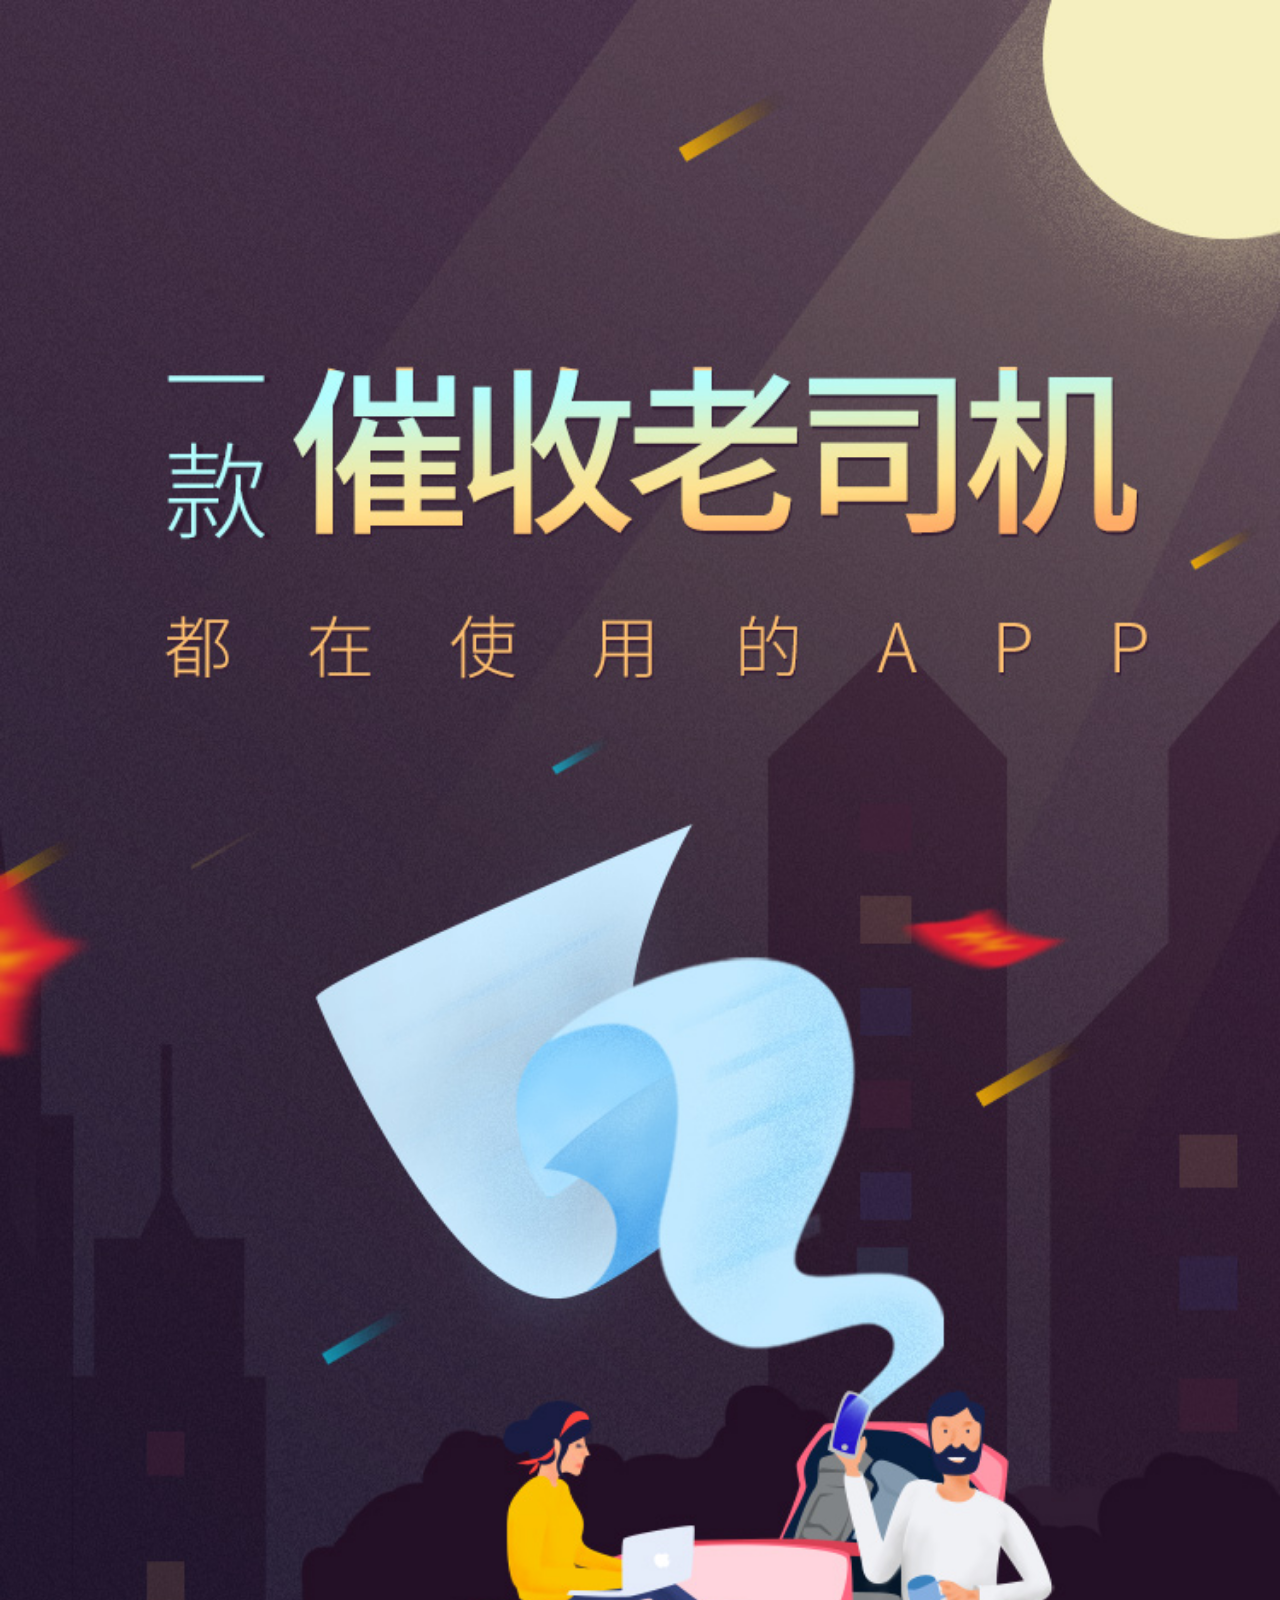
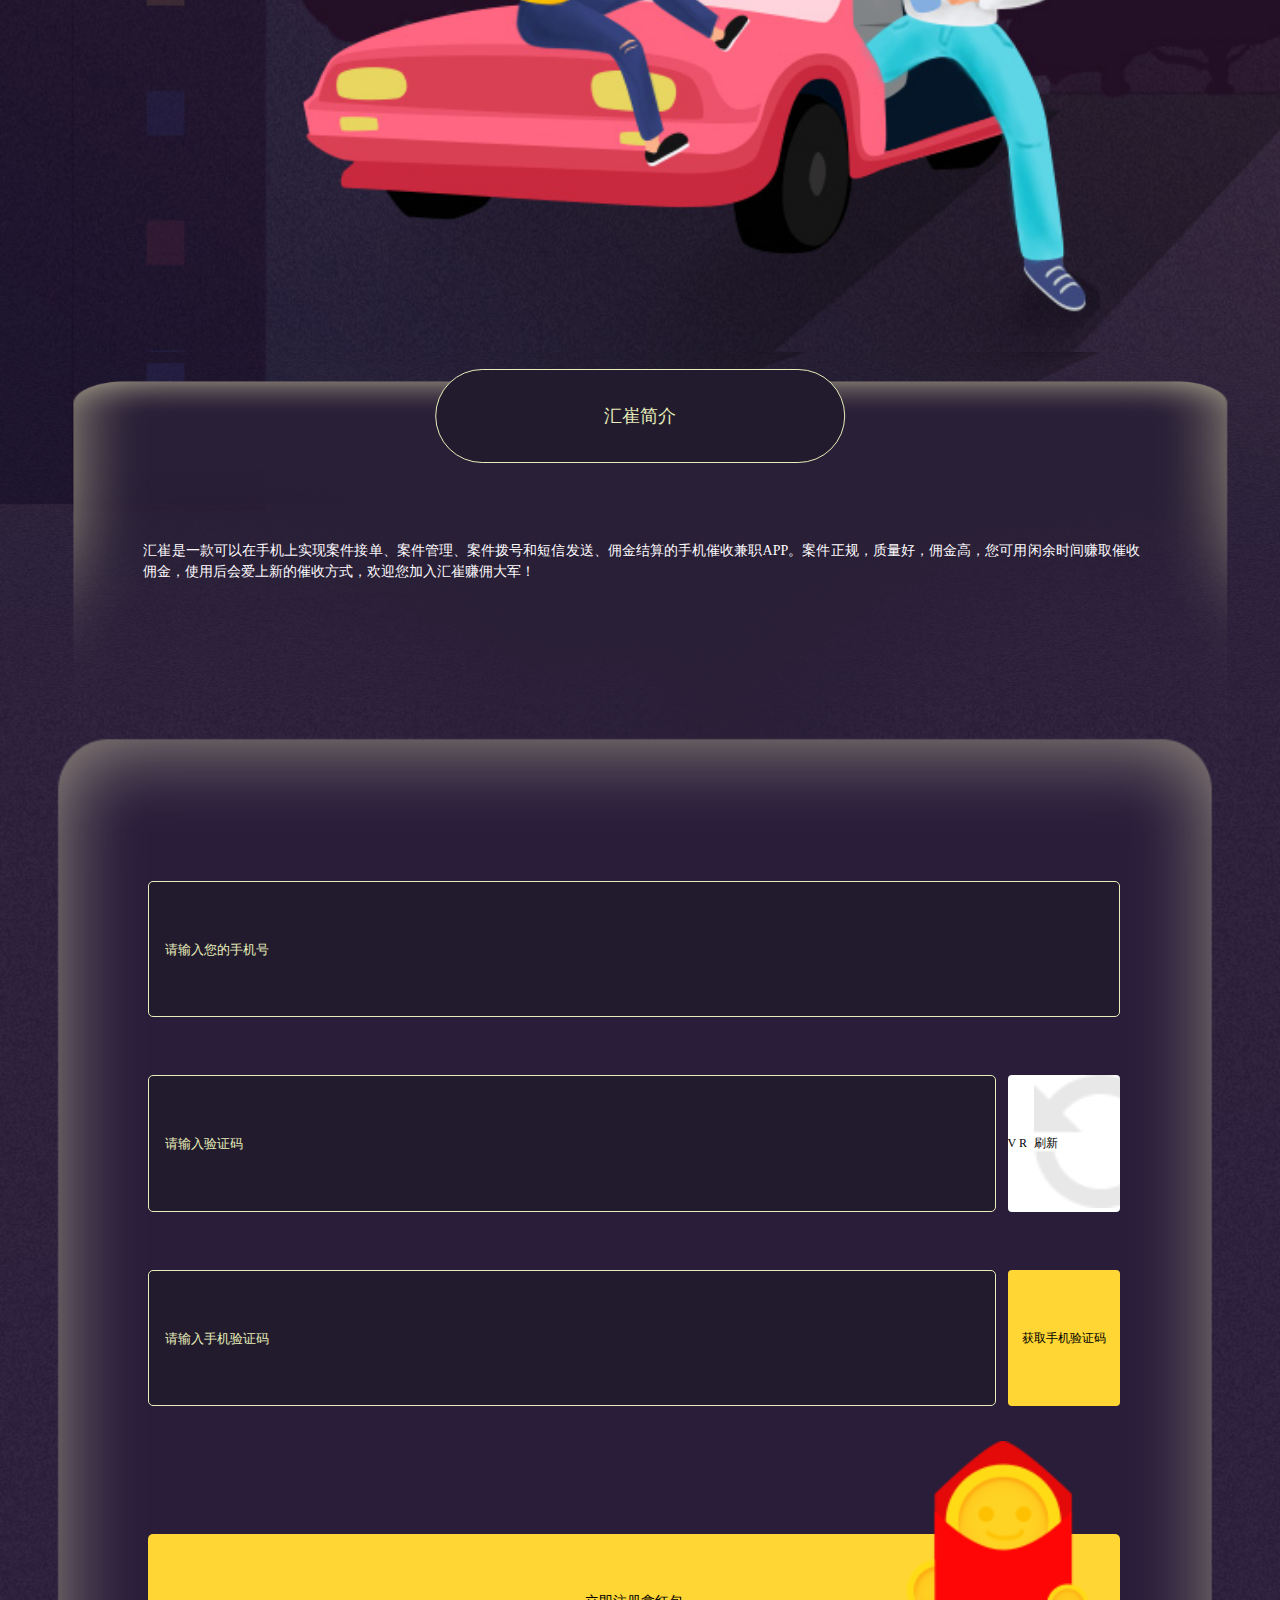
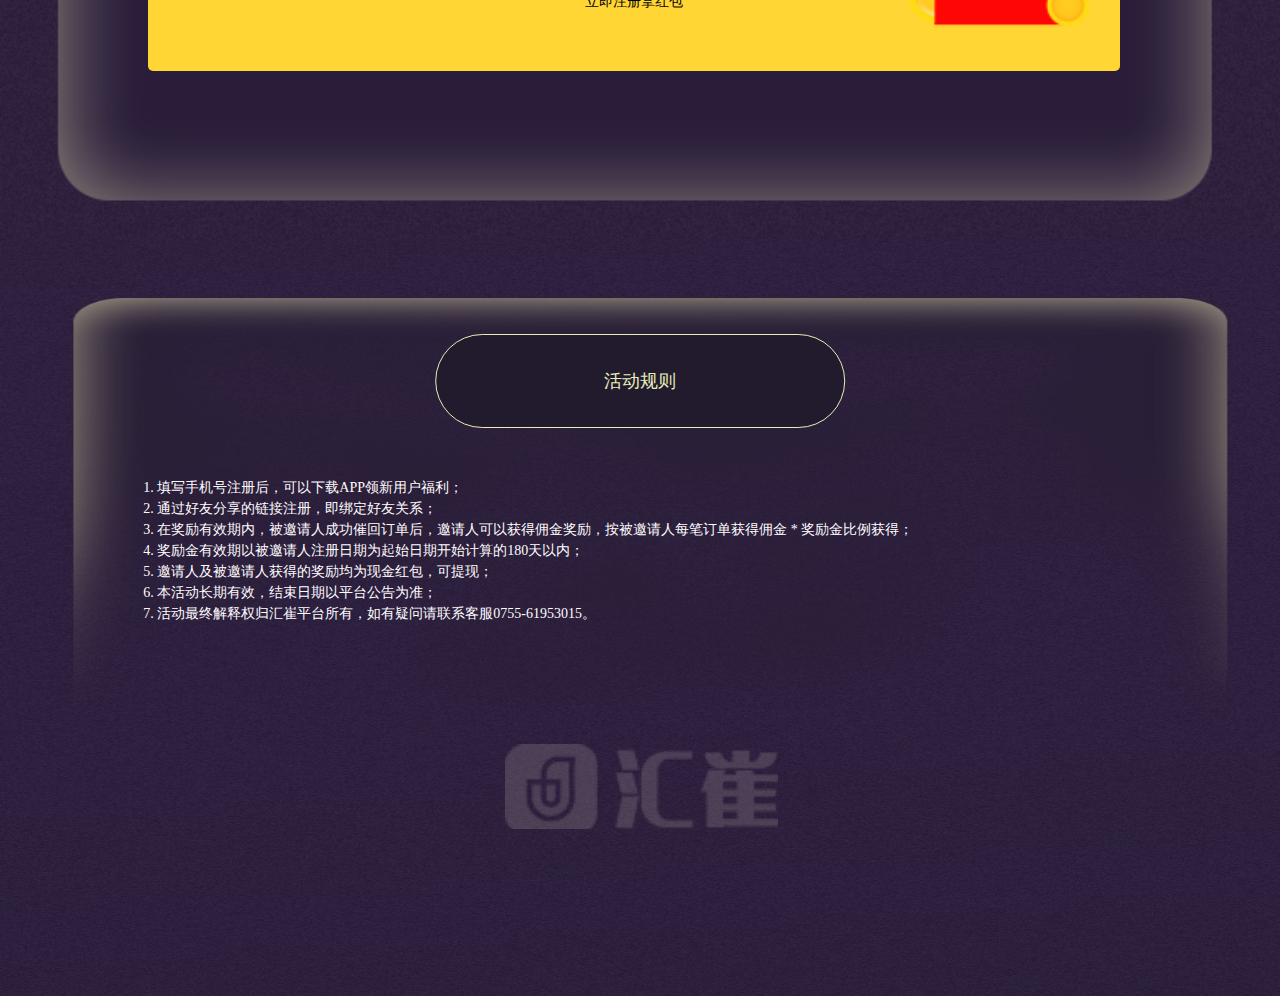
<file: debtCollection/index.html>
<!DOCTYPE html>
<html lang="en">

<head>
  <meta charset="UTF-8">
  <meta name="viewport" content="width=device-width, initial-scale=1.0,user-scalable=no,maximum-scale=1.0 ,minimum-scale=1.0">
  <meta http-equiv="X-UA-Compatible" content="ie=edge">
  <title>催收老司机</title>
  <link rel="stylesheet" href="index.css">
</head>

<body>
  <div class="layout">
    <div class="first"> </div>
    <div class="intro introductions">
      <h3 class="intro-title">汇崔简介</h3>
      <p class="intro-detail">
        汇崔是一款可以在手机上实现案件接单、案件管理、案件拨号和短信发送、佣金结算的手机催收兼职APP。案件正规，质量好，佣金高，您可用闲余时间赚取催收佣金，使用后会爱上新的催收方式，欢迎您加入汇崔赚佣大军！
      </p>
    </div>
    <div class="registor">
      <div class="phone">
        <input type="text" placeholder="请输入您的手机号">
      </div>
      <div class="validate">
        <input type="text" placeholder="请输入验证码">
        <span>
          V R V T
          <i class="refresh">刷新</i>
        </span>
      </div>
      <div class="message">
        <input type="text" placeholder="请输入手机验证码">
        <span>获取手机验证码</span>
      </div>
      <div class="sign-up">
        <p>立即注册拿红包</p>
        <i class="redpacket"></i>
      </div>
    </div>
    <div class="rules introductions">
      <h3 class="intro-title">活动规则</h3>
      <ol class="intro-detail">
        <li> 填写手机号注册后，可以下载APP领新用户福利；</li>
        <li>通过好友分享的链接注册，即绑定好友关系；</li>
        <li>在奖励有效期内，被邀请人成功催回订单后，邀请人可以获得佣金奖励，按被邀请人每笔订单获得佣金 * 奖励金比例获得；</li>
        <li>奖励金有效期以被邀请人注册日期为起始日期开始计算的180天以内；</li>
        <li>邀请人及被邀请人获得的奖励均为现金红包，可提现；</li>
        <li>本活动长期有效，结束日期以平台公告为准；</li>
        <li>活动最终解释权归汇崔平台所有，如有疑问请联系客服0755-61953015。</li>
      </ol>
      <div class="logo"></div>
    </div>
    
  </div>

  <script>
    let pageWidth = window.innerWidth;
    let html = document.getElementsByTagName('html')[0];
    html.style.fontSize = pageWidth / 7.5 + 'px';
  </script>
</body>

</html>
</file>
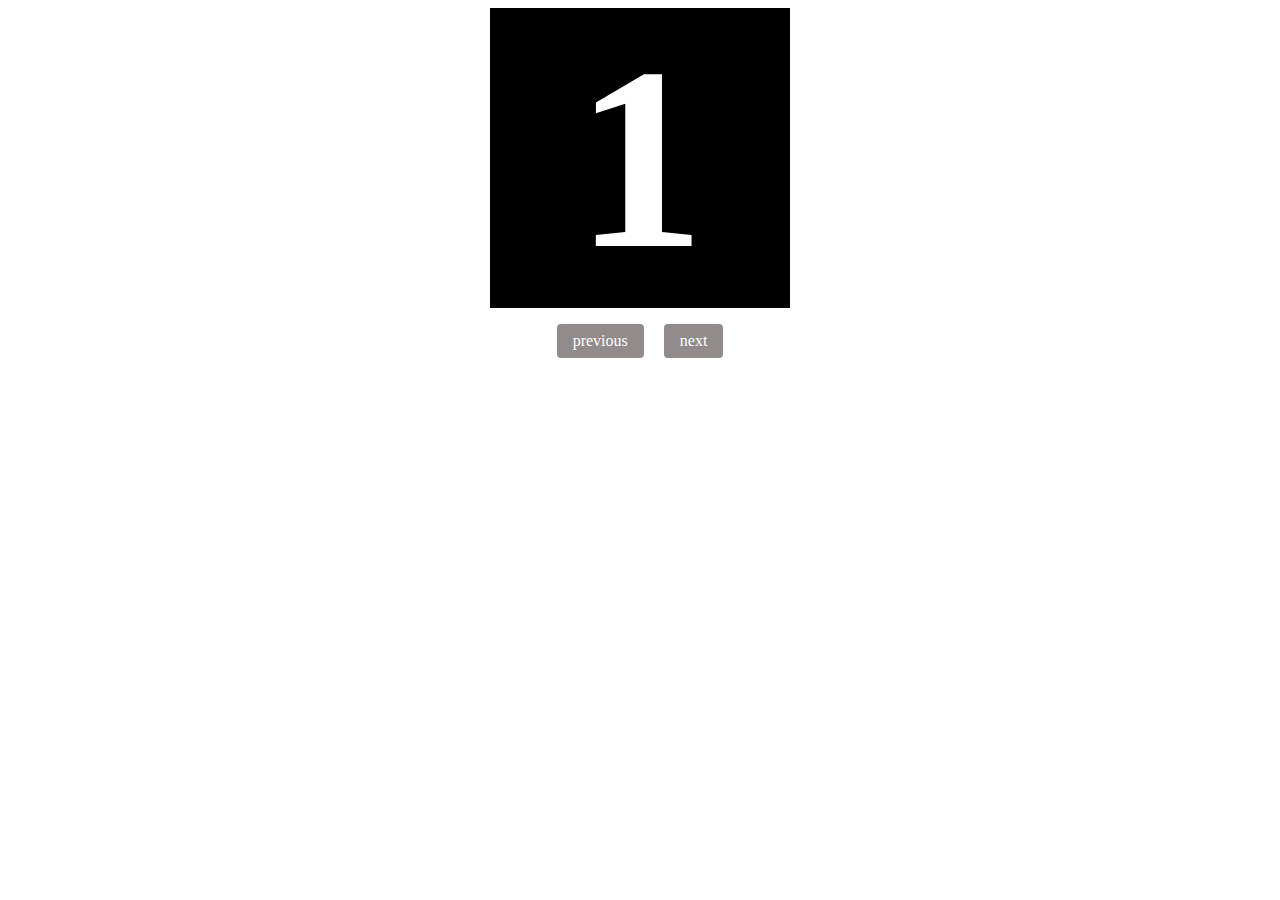
<file: flip/index.html>
<!DOCTYPE html>
<html lang="en">
<head>
    <meta charset="UTF-8">
    <title> CSS3 实现翻牌效果</title>
    <link rel="stylesheet" href="index.css">
</head>
<body>
<div class="wrapper">
    <div class="pagegroup">
        <div class="page" id="page1">1</div>
        <div class="page" id="page2">2</div>
        <div class="page" id="page3">3</div>
        <div class="page" id="page4">4</div>
        <div class="page" id="page5">5</div>
        <div class="page" id="page6">6</div>
    </div>

    <div class="actions">
        <a href="#" class="btn previous">previous</a>
        <a href="#" class="btn next">next</a>
    </div>
</div>
<script src="index.js"></script>
</body>
</html>
</file>
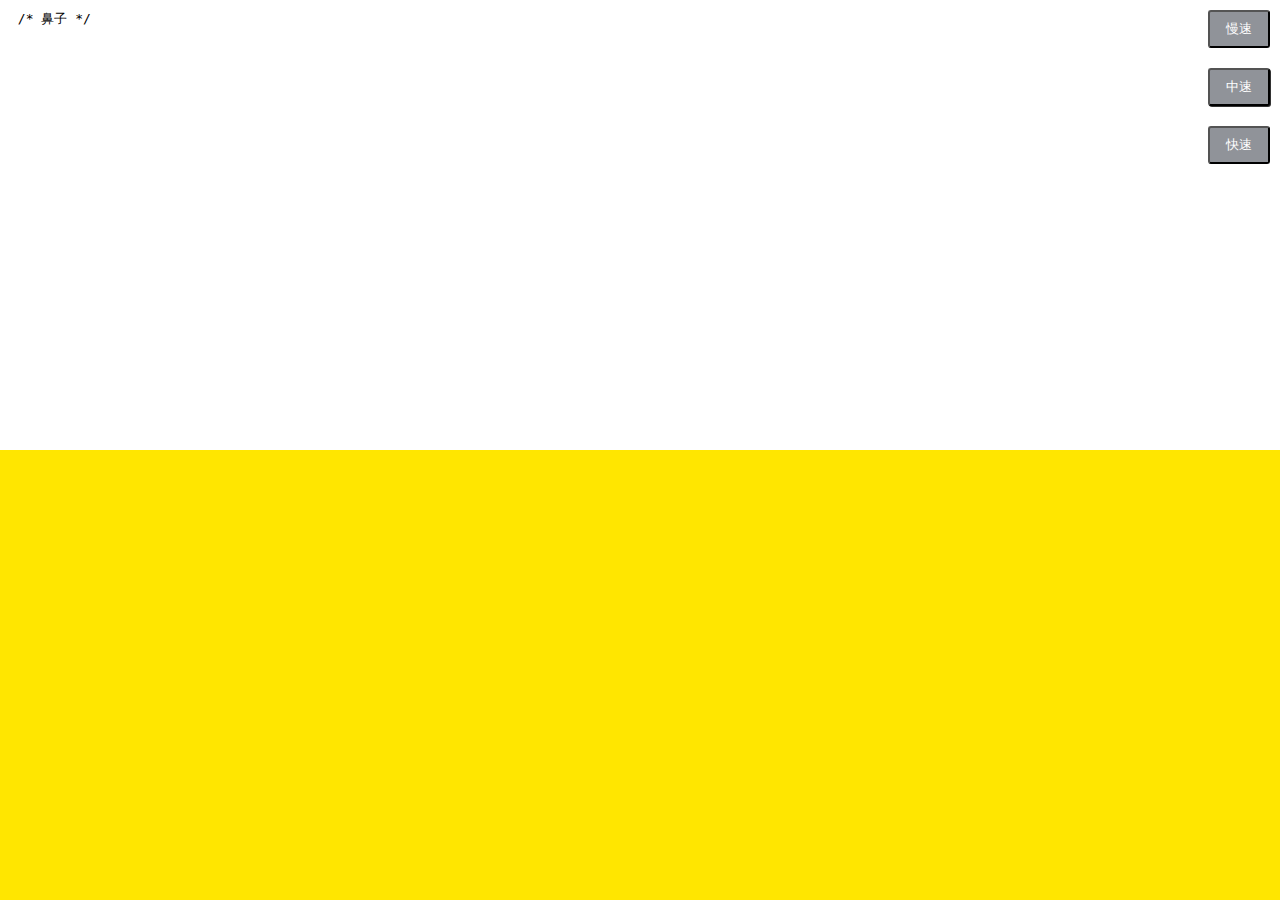
<file: pikachu/index.html>
<!DOCTYPE html>
<html lang="en">
<head>
    <meta charset="UTF-8">
    <title>pikachu</title>
    <meta name="viewport"
          content="width=device-width, user-scalable=no, initial-scale=1.0, maximum-scale=1.0, minimum-scale=1.0">
    <!--<link rel="stylesheet" href="index.css">-->
    <link rel="stylesheet" href="css/default.css">
    <style id="styleTag"></style>
</head>
<body>
<div class="layout">
    <div id="code-wrapper">
    <pre id="code"></pre>
    </div>

    <div class="pikachu-wrapper">
        <div class="pikachu">
            <!--为了将舌头多余部分隐藏，所以将这个放在最上面-->
            <div class="lowerlip-wrapper">
                <div class="lowerlip"></div>
            </div>
            <div class="eye left"></div>
            <div class="eye right"></div>
            <div class="nose"></div>
            <div class="face left"></div>
            <div class="face right"></div>
            <div class="upperlip left"></div>
            <div class="upperlip right"></div>

        </div>
    </div>
    <div class="actions">
        <button data-speed="slow" class="slow"> 慢速</button>
        <button data-speed="normal" class="normal active">中速</button>
        <button  data-speed="fast" class="fast">快速</button>
    </div>
</div>
<script src="./vendor/jQuery%203.3.1.min.js"></script>
<script src="index.js"></script>
</body>
</html>
</file>
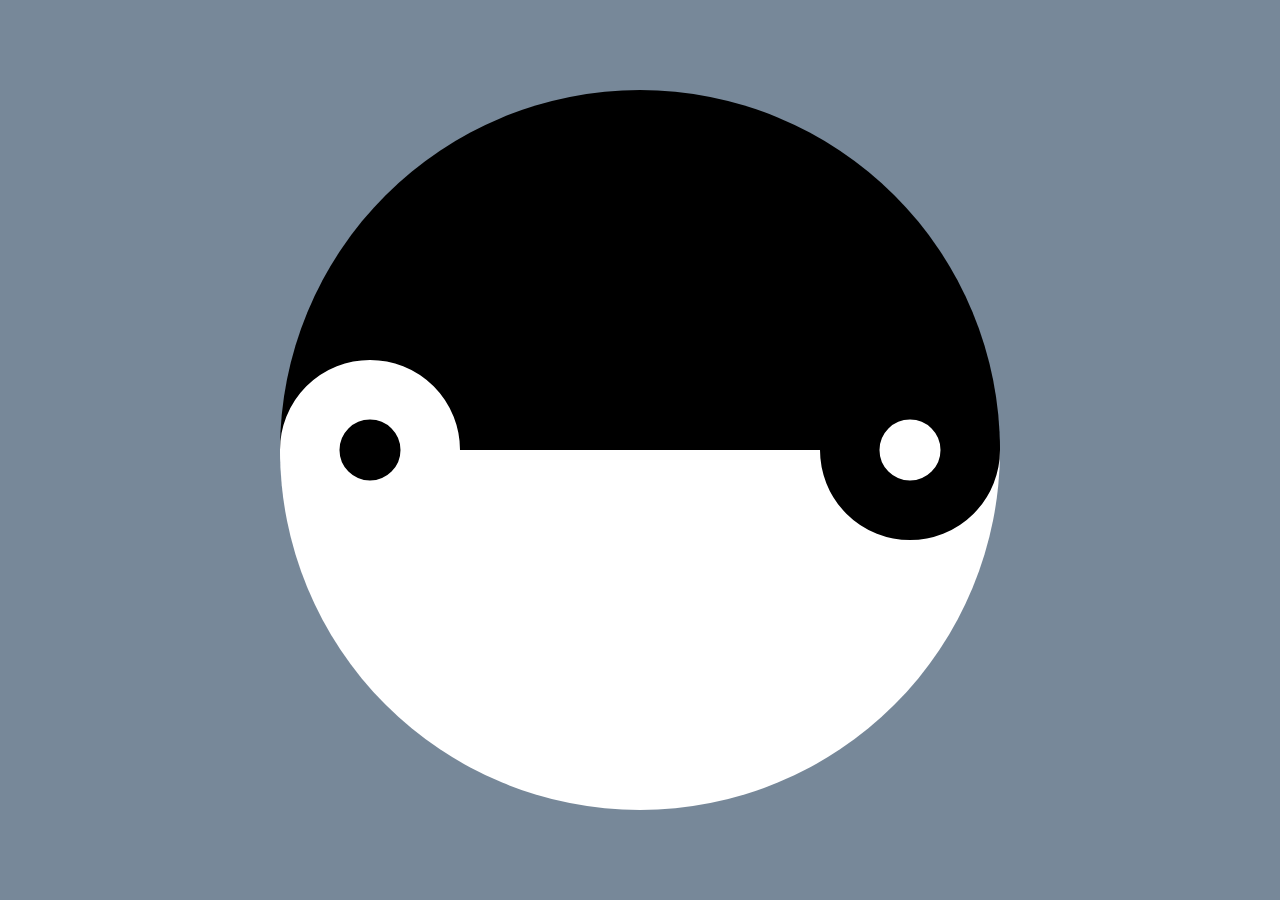
<file: yinyang/index.html>
<!DOCTYPE html>
<html lang="en">
<head>
  <meta charset="UTF-8">
  <meta name="viewport" content="width=device-width, initial-scale=1.0, user-scalable=no ,maximum-scale=1.0 ,minimum-scale=1.0">
  <meta http-equiv="X-UA-Compatible" content="ie=edge">
  <title>CSS 画一个阴阳八卦</title>
  <link rel="icon" href="./favicon.png" type="image/png">
  <!-- How to Add a Favicon to your Site : https://www.w3.org/2005/10/howto-favicon -->
 <link rel="stylesheet" href="index.css">
</head>
<body>
  <div class="yinyang"></div>

</body>
</html>
</file>
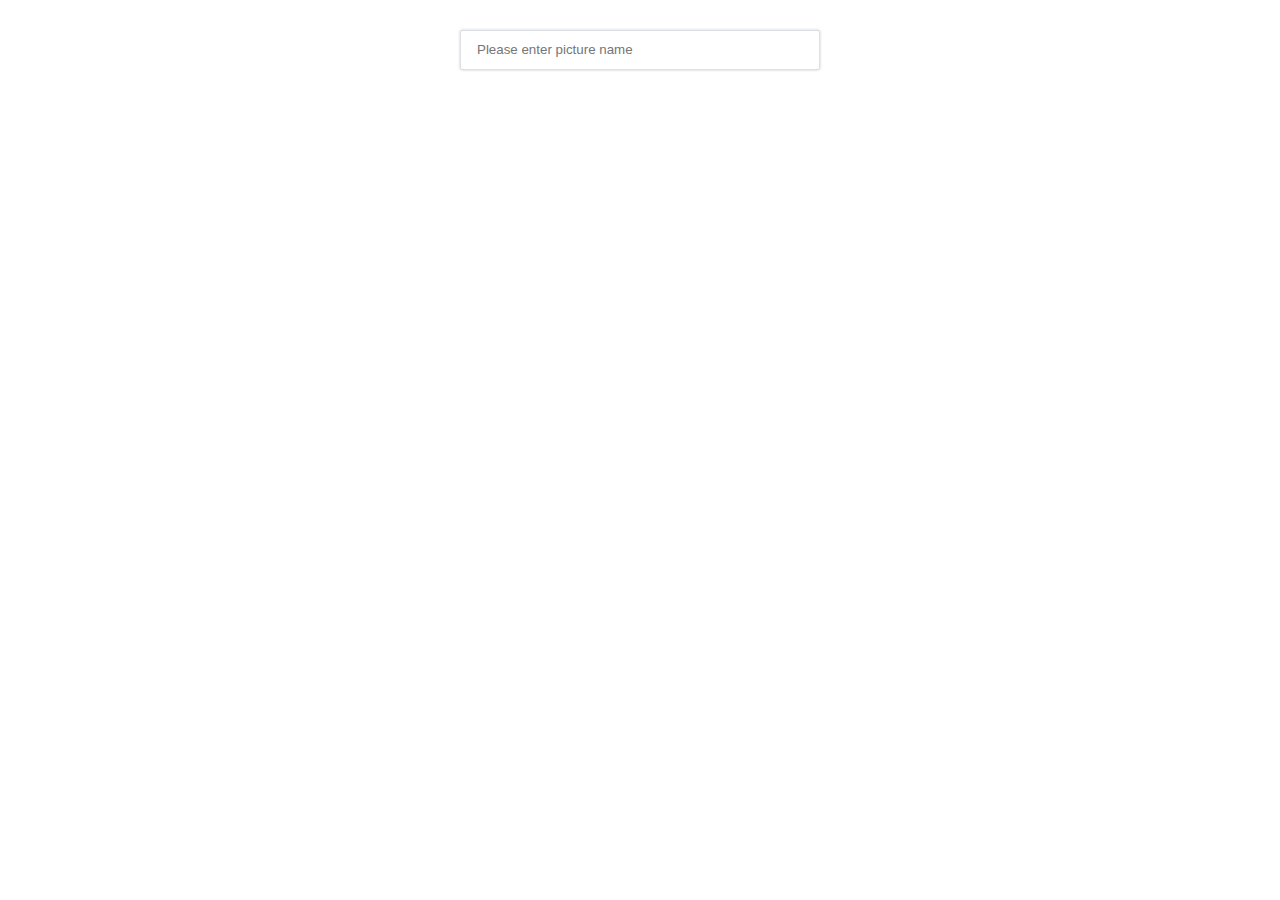
<file: BarrelLayout/gallery/index.html>
<!DOCTYPE html>
<html lang="en">
<head>
    <meta charset="UTF-8">
    <title>木桶布局照片墙</title>
    <link rel="stylesheet" href="../reset.css">
    <link rel="stylesheet" href="index.css">
</head>
<body>
<div class="layout">
    <header>
        <input  id="search" type="text" placeholder="Please enter picture name">
    </header>
    <main class="clearfix">

    </main>
</div>

<script src="js/throttle.js"></script>
<script src="js/lazyLoad.js"></script>
<script src="js/Barrel.js"></script>
<script src="js/app.js"></script>
</body>
</html>
</file>
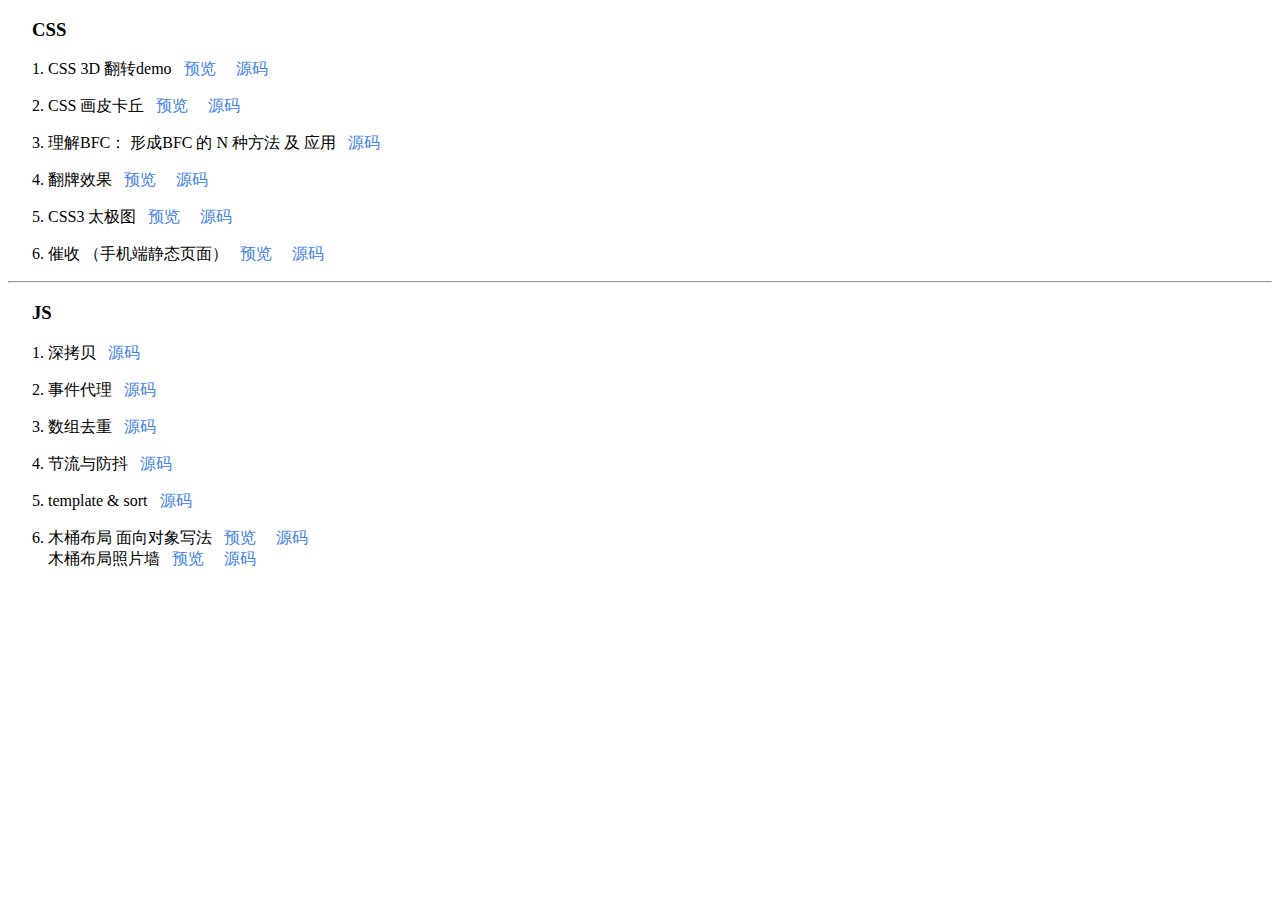
<file: preview.html>
<!DOCTYPE html>
<html lang="en">

<head>
    <meta charset="UTF-8">
    <title>demos preview</title>
    <style>
        h3 {
            padding-left: 24px;
        }

        ol>li+li {
            margin-top: 16px;
        }

        ol>li>a {
            display: inline-block;
            padding: 0 8px;
            color: #3e80eb;
            text-decoration: none;
        }
    </style>
</head>

<body>
    <div class="css-demo">
        <h3>CSS</h3>
        <ol>
            <li> CSS 3D 翻转demo
                <a href="https://arya1957.github.io/practice/flip
 ">预览</a>
                <a href=" https://github.com/Arya1957/practice/tree/master/flip
">源码</a>
            </li>
            <li> CSS 画皮卡丘
                <a href="https://arya1957.github.io/practice/pikachu
 ">预览</a>
                <a href=" https://github.com/Arya1957/practice/tree/master/pikachu
">源码</a>
            </li>
            <li> 理解BFC： 形成BFC 的 N 种方法 及 应用
                <a href=" https://github.com/Arya1957/practice/tree/master/BFC">源码</a>
            </li>
            <li> 翻牌效果
                <a href="https://arya1957.github.io/practice/flip">预览</a>
                <a href=" https://github.com/Arya1957/practice/tree/master/flip">源码</a>
            </li>
            <li> CSS3 太极图
                <a href="https://arya1957.github.io/practice/yinyang">预览</a>
                <a href=" https://github.com/Arya1957/practice/tree/master/yinyang">源码</a>
            </li>
            <li> 催收 （手机端静态页面）
                <a href="https://arya1957.github.io/practice/debtCollection">预览</a>
                <a href=" https://github.com/Arya1957/practice/tree/master/debtCollection">源码</a>
            </li>
        </ol>
    </div>
    <hr>

    <div class="js-demo">
        <h3>JS </h3>
        <ol>
            <li> 深拷贝
                <a href=" https://github.com/Arya1957/practice/tree/master/深拷贝.js">源码</a>
            </li>
            <li> 事件代理
                <a href=" https://github.com/Arya1957/practice/tree/master/事件代理.js ">源码</a>
            </li>
            <li> 数组去重
                <a href=" https://github.com/Arya1957/practice/tree/master/数组去重.js ">源码</a>
            </li>
            <li> 节流与防抖
                    <a href=" https://github.com/Arya1957/practice/tree/master/节流与防抖.js ">源码</a>
                </li>


            <li> template & sort
                <a href=" https://github.com/Arya1957/practice/tree/master/TemplateAndSort
        ">源码</a>
            </li>
            <li>
                <span> 木桶布局 面向对象写法 </span>
                <a href="https://arya1957.github.io/practice/BarrelLayout/demo/index.html
 ">预览</a>
                <a href=" https://github.com/Arya1957/practice/tree/master/BarrelLayout/demo
">源码</a>
                <br>
                <span>木桶布局照片墙 </span>
                <a href="https://arya1957.github.io/practice/BarrelLayout/gallery/index.html
 ">预览</a>
                <a href=" https://github.com/Arya1957/practice/tree/master/BarrelLayout/gallery
">源码</a>
            </li>



            <!--<li> 这里写标题-->
            <!--<a href="https://arya1957.github.io/practice/文件夹名-->
            <!--">预览</a>-->
            <!--<a href=" https://github.com/Arya1957/practice/tree/master/文件夹名-->
            <!--">源码</a>-->
            <!--</li>-->
        </ol>
    </div>

</body>

</html>
</file>
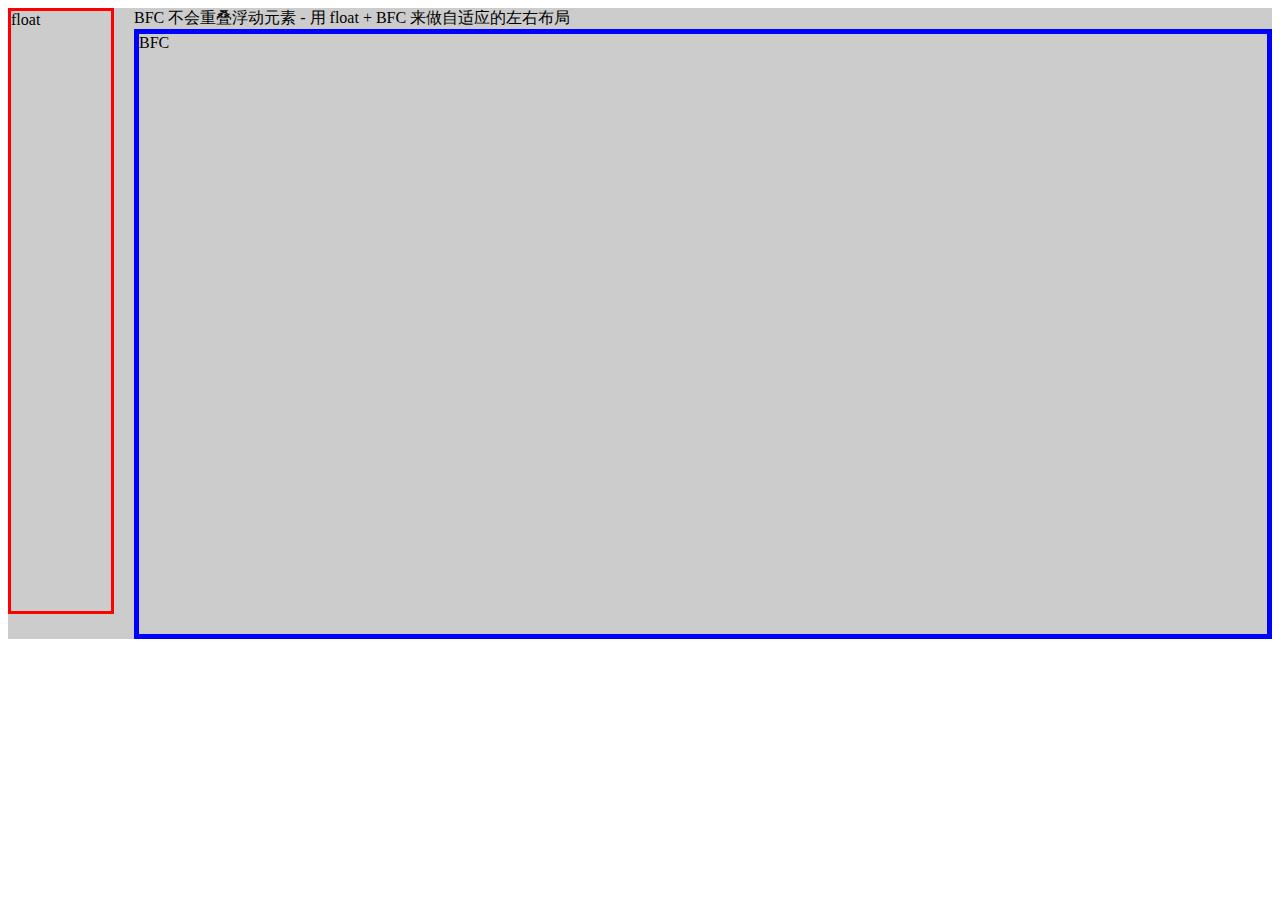
<file: BFC/BFC不会重叠浮动元素.html>
<!DOCTYPE html>
<html lang="en">
<head>
    <meta charset="UTF-8">
    <title>BFC- 不会重叠浮动元素 - 用 float + BFC 来做自适应的左右布局 </title>
    <style>

        .parent {
            background: #ccc;

        }

        .gege {
            width: 100px;
            min-height: 600px;
            border: 3px solid red;
            float: left;
            margin-right: 20px;
        }

        .didi {
            min-height: 600px;
            border: 5px solid blue;
           overflow: hidden;
        }
    </style>
</head>
<body>

<div class="parent">
    BFC 不会重叠浮动元素 - 用 float + BFC 来做自适应的左右布局
    <div class="gege"> float</div>
    <div class="didi"> BFC</div>
</div>

</body>
</html>
</file>
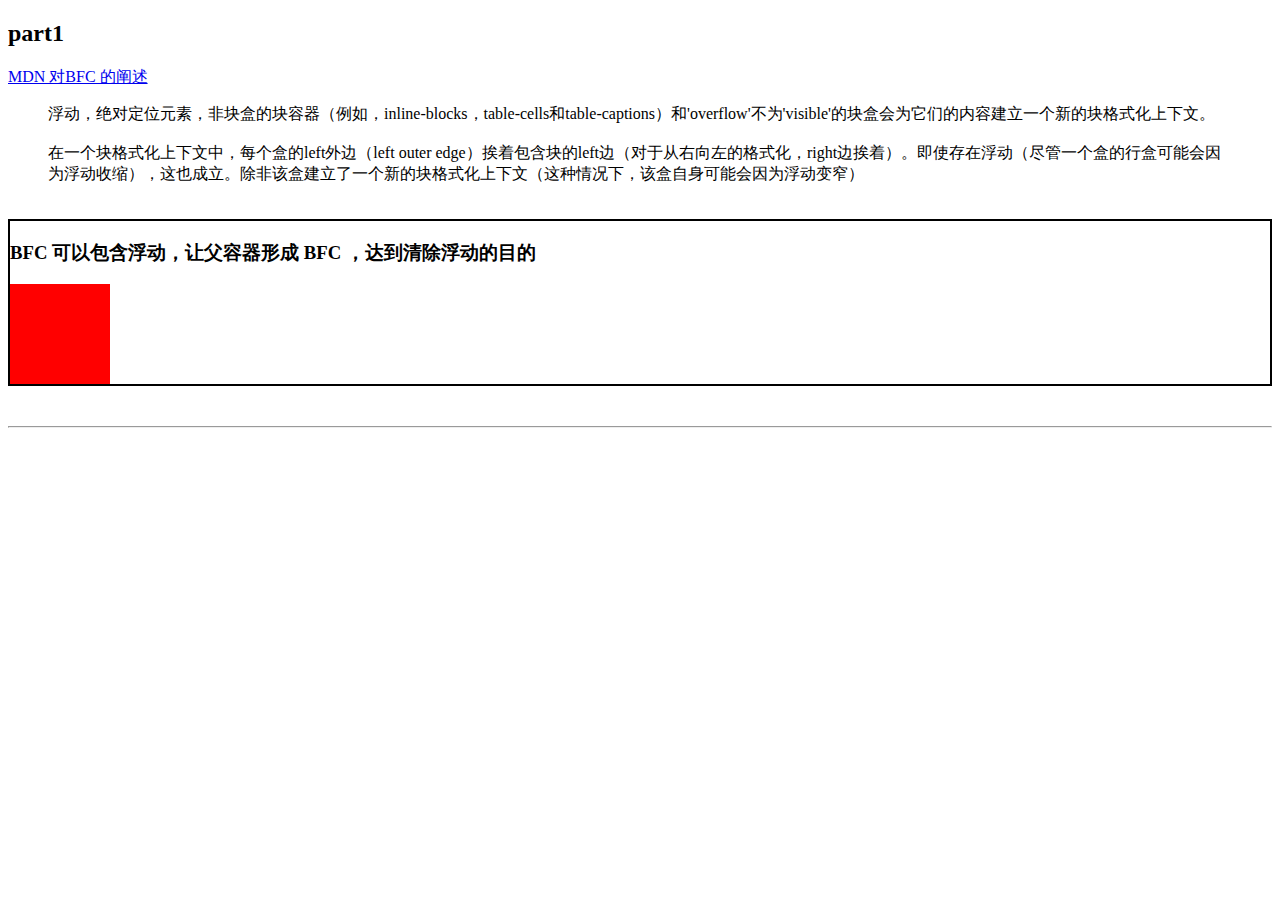
<file: BFC/BFC可以包含浮动--清除浮动.html>
<!DOCTYPE html>
<html lang="en">
<head>
    <meta charset="UTF-8">
    <title>父容器形成BFC清除浮动</title>
    <style>
        .parent {
            border: 2px solid;
            min-height: 10px;
            /* 父容器形成块级格式化上下文，清除浮动 */
            /*  第一种情况： 浮动  */
            /*float: left;*/
            /*  第二种情况： 绝对定位  */
            /* position: fixed; */
            /*  position: absolute; */
            /*  第三种情况： 非块盒的块容器 */
            /*  display: inline-block;  */
            /*  display: table-caption;  */
            /*  display: table-cell; */
            /*  display: inline-flex; */
            /* 第四种情况： 弹性元素 */
            /*  display: flex; */
            /*  第五种情况： overflow 不为 visible  */
             /*overflow: hidden;*/
            /*  overflow: auto; */
            /*  overflow: scroll; */
            /*  第六种情况： 网格元素 */
            /* display: grid; */
            /* display: inline-grid */
            /* 第七种情况：display: flow-root; 触发BFC ，没有副作用，但是是个新属性，要注意浏览器兼容情况  */
            display: flow-root;
        }

        .child {
            background: red;
            width: 100px;
            height: 100px;
            float: left;
        }


        hr {
            margin: 40px 0;
        }

    </style>
</head>
<body>
    <h2>part1</h2>
    <a href="https://developer.mozilla.org/zh-CN/docs/Web/Guide/CSS/Block_formatting_context
"> MDN 对BFC 的阐述</a>
    <blockquote>
        浮动，绝对定位元素，非块盒的块容器（例如，inline-blocks，table-cells和table-captions）和'overflow'不为'visible'的块盒会为它们的内容建立一个新的块格式化上下文。<br>
        <br>
        在一个块格式化上下文中，每个盒的left外边（left outer
        edge）挨着包含块的left边（对于从右向左的格式化，right边挨着）。即使存在浮动（尽管一个盒的行盒可能会因为浮动收缩），这也成立。除非该盒建立了一个新的块格式化上下文（这种情况下，该盒自身可能会因为浮动变窄）<br>
        <br>
    </blockquote>

    <div class="parent">
        <h3>BFC 可以包含浮动，让父容器形成 BFC ，达到清除浮动的目的</h3>
        <div class="child"></div>
    </div>
<hr>



</body>
</html>
</file>
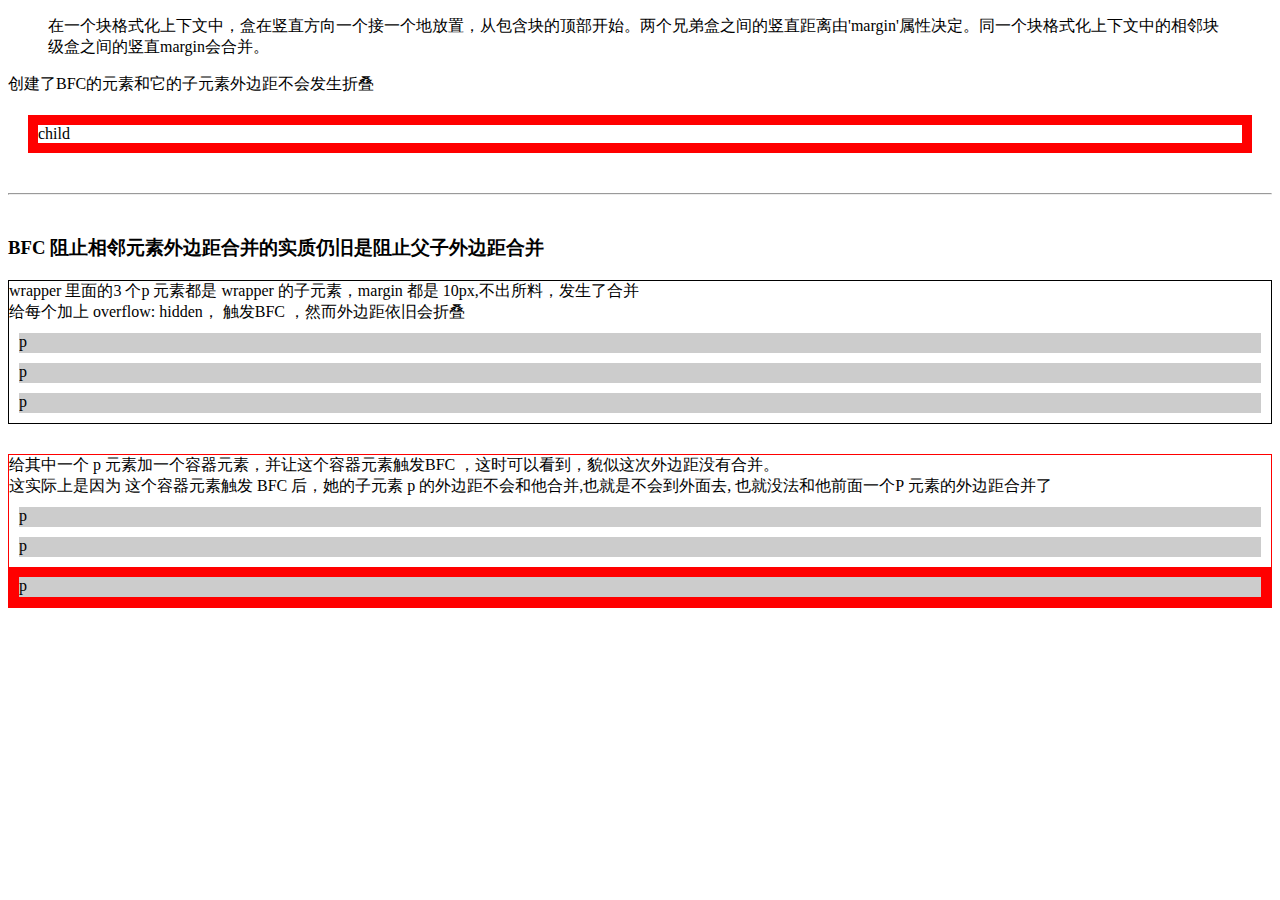
<file: BFC/BFC阻止外边距合并.html>
<!DOCTYPE html>
<html lang="en">
<head>
    <meta charset="UTF-8">
    <title>BFC 阻止父子外边距合并 </title>
    <style>
        body {
        }
        .parent {
            background: red;
            margin: 20px;
            overflow: hidden;
            /*display: flow-root;*/
        }
        .child {
            margin: 10px;
            background: #fff;
        }
        hr {
            margin: 40px 0;

        }

        .wrapper {
           border: 1px solid;

        }

        p {
            height: 20px;
            margin: 10px;
            background: #ccc;
        }
        .wrapper>p{
            overflow: hidden;
        }

        .test {
            margin-top: 30px;
            border: 1px solid red;
        }

        .ct {
            overflow: hidden;
            background: red;
        }

    </style>
</head>
<body>
<blockquote>
    在一个块格式化上下文中，盒在竖直方向一个接一个地放置，从包含块的顶部开始。两个兄弟盒之间的竖直距离由'margin'属性决定。同一个块格式化上下文中的相邻块级盒之间的竖直margin会合并。
</blockquote>

创建了BFC的元素和它的子元素外边距不会发生折叠
<div class="parent">
    <div class="child ">child</div>
</div>

<hr>
<h3>BFC 阻止相邻元素外边距合并的实质仍旧是阻止父子外边距合并</h3>

<div class="wrapper">
    wrapper 里面的3 个p  元素都是 wrapper 的子元素，margin 都是 10px,不出所料，发生了合并 <br>
    给每个加上 overflow: hidden， 触发BFC ，然而外边距依旧会折叠
    <p> p </p>
    <p> p </p>
    <p>p </p>
</div>

<div class="test">

    给其中一个 p 元素加一个容器元素，并让这个容器元素触发BFC ，这时可以看到，貌似这次外边距没有合并。 <br>
    这实际上是因为 这个容器元素触发 BFC 后，她的子元素 p  的外边距不会和他合并,也就是不会到外面去, 也就没法和他前面一个P 元素的外边距合并了
    <p>p</p>
    <p>p</p>
   <div class="ct" >
       <p>p</p>
   </div>
</div>

</body>
</html>
</file>
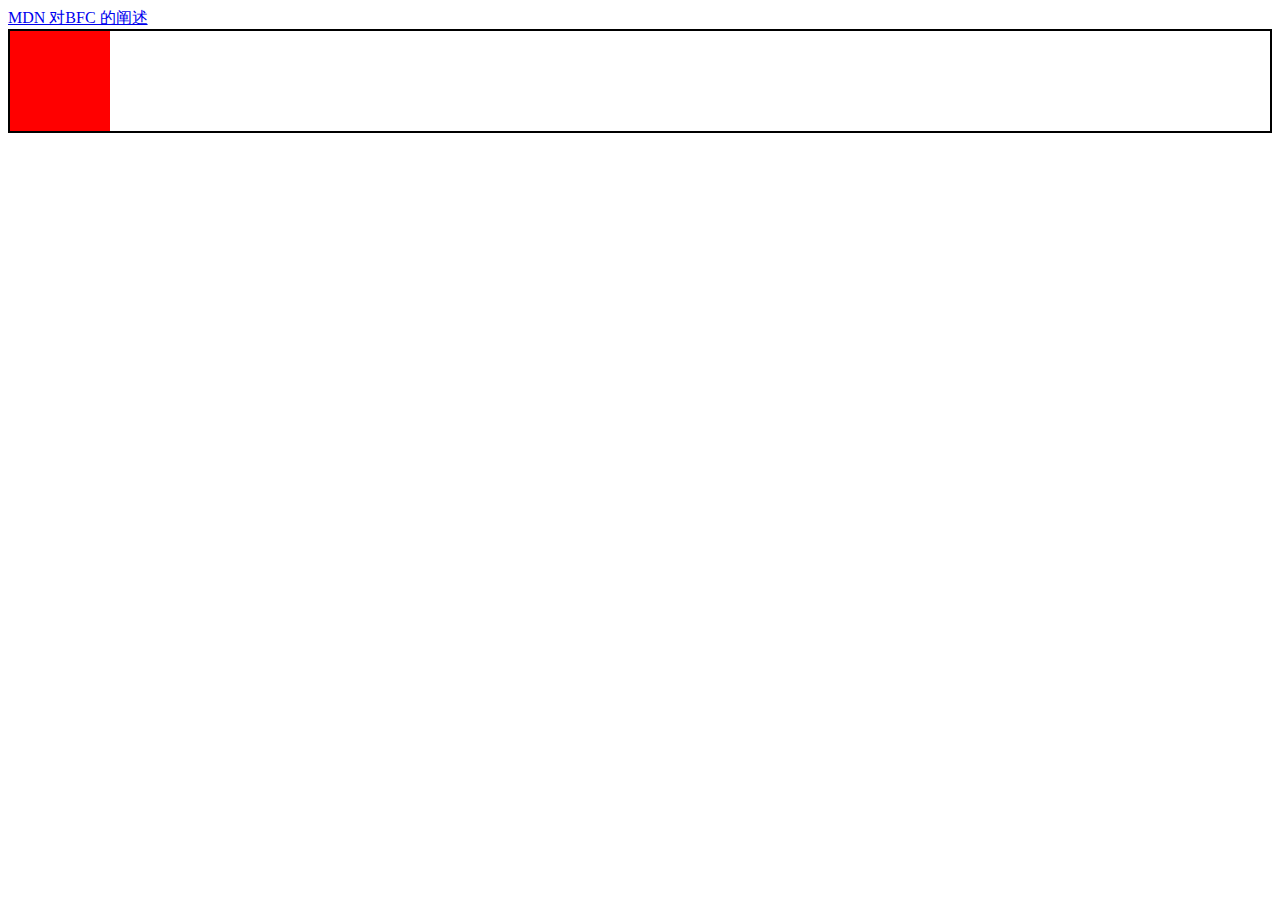
<file: BFC/createBFC.html>
<!DOCTYPE html>
<html lang="en">
<head>
    <meta charset="UTF-8">
    <title>形成BFC</title>
    <style>
        .parent {
            border: 2px solid;
            min-height: 10px;
            /* 父容器形成块级格式化上下文，清除浮动 */
            /*  第一种情况： 浮动  */
            /* float: left; */
            /*  第二种情况： 绝对定位  */
            /* position: fixed; */
            /*  position: absolute; */
            /*  第三种情况： 非块盒的块容器 */
            /*  display: inline-block;  */
            /*  display: table-caption;  */
            /*  display: table-cell; */
            /*  display: inline-flex; */
            /* 第四种情况： 弹性元素 */
            /*  display: flex; */
            /*  第五种情况： overflow 不为 visible  */
            /* overflow: hidden; */
            /*  overflow: auto; */
            /*  overflow: scroll; */
            /*  第六种情况： 网格元素 */
            /* display: grid; */
            /* display: inline-grid */
            /* 第七种情况：display: flow-root; 触发BFC ，没有副作用，但是是个新属性，要注意浏览器兼容情况  */
              display: flow-root;
        }
        .child {
            background: red;
            width: 100px;
            height: 100px;
            float: left;
        }
    </style>
</head>
<body>
<a href="https://developer.mozilla.org/zh-CN/docs/Web/Guide/CSS/Block_formatting_context
"> MDN  对BFC 的阐述</a>

<div class="parent">
    <div class="child"></div>
</div>


</body>
</html>
</file>
<file: debtCollection/index.css>
@charset "UTF-8";
* {
  margin: 0;
  padding: 0;
  -webkit-box-sizing: border-box;
          box-sizing: border-box;
}

.layout {
  width: 100%;
  margin: 0 auto;
  font-size: 14px;
  background: #2c1f3d;
  /* 这一步是为了防止文字过多，背景图片不够大时出现空白。
  即 有背景图片的地方会显示背景图片，没有背景图片的时候显示背景色 */
}

/* 汇崔简介和活动规则的样式一样，就放一起写了 */
.introductions .intro-title {
  font-weight: normal;
  color: #e7eebb;
  font-size: 18px;
  border: 1px solid #e7eebb;
  width: 2.4rem;
  height: 0.55rem;
  line-height: 0.55rem;
  border-radius: 50px;
  background: #221b2d;
  text-align: center;
  position: absolute;
  left: 50%;
  -webkit-transform: translateX(-50%);
          transform: translateX(-50%);
}

.introductions .intro-detail {
  color: #fffcff;
  line-height: 1.5em;
  text-align: justify;
}

/* 公共样式到此结束，将公共样式放在前面主要是为了后面可以覆盖 */
/* 单独样式  */
/*  第一部分： 大图 */
.layout > .first {
  background: url("./images/main.jpg") no-repeat;
  background-size: cover;
  height: 11.44rem;
}

/*第二部分： 介绍 */
.layout > .intro {
  padding: 1.1rem 0.82rem 0.72rem 0.84rem;
  background: url("./images/1.png") no-repeat;
  background-size: 100% 100%;
  position: relative;
}

.layout > .intro .intro-title {
  top: 0.1rem;
}

/* 第三部分： 注册 */
.layout > .registor {
  background: url("./images/2.png") no-repeat;
  background-size: cover;
  height: 6.64rem;
  padding: 1.03rem 0.94rem 0.86rem 0.87rem;
}

.layout > .registor > div {
  margin-bottom: 0.34rem;
  height: 0.8rem;
  line-height: 0.8rem;
}

.layout > .registor input {
  border: 1px solid #e7eebb;
  border-radius: 5px;
  outline: none;
  height: 100%;
  width: calc(100% - 124px);
  padding-left: 16px;
  background: #221b2d;
}

.layout > .registor input::-webkit-input-placeholder {
  color: #e7eebb;
}

.layout > .registor input:-ms-input-placeholder {
  color: #e7eebb;
}

.layout > .registor input::-ms-input-placeholder {
  color: #e7eebb;
}

.layout > .registor input::placeholder {
  color: #e7eebb;
}

.layout > .registor .phone input {
  width: 100%;
}

.layout > .registor .validate {
  display: -webkit-box;
  display: -ms-flexbox;
  display: flex;
  -webkit-box-pack: justify;
      -ms-flex-pack: justify;
          justify-content: space-between;
}

.layout > .registor .validate span {
  width: 112px;
  font-size: 12px;
  margin-left: 8px;
  background: #fff;
  border-radius: 4px;
  display: -webkit-box;
  display: -ms-flexbox;
  display: flex;
  vertical-align: middle;
  -ms-flex-pack: distribute;
      justify-content: space-around;
}

.layout > .registor .validate span .refresh {
  background: url("./images/refresh.png") no-repeat;
  background-size: cover;
  height: 0.78rem;
  width: 0.78rem;
  font-style: normal;
}

.layout > .registor .message {
  display: -webkit-box;
  display: -ms-flexbox;
  display: flex;
  -webkit-box-pack: justify;
      -ms-flex-pack: justify;
          justify-content: space-between;
}

.layout > .registor .message span {
  width: 112px;
  font-size: 12px;
  margin-left: 8px;
  background: #ffd634;
  border-radius: 4px;
  text-align: center;
}

.layout > .registor .sign-up {
  position: relative;
  margin-top: 0.75rem;
}

.layout > .registor .sign-up p {
  background: #ffd634;
  border-radius: 5px;
  text-align: center;
}

.layout > .registor .sign-up .redpacket {
  background: url("./images/redPackets.png") no-repeat;
  background-size: cover;
  position: absolute;
  right: 0.15rem;
  bottom: 0.24rem;
  width: 1.11rem;
  height: 1.11rem;
}

/* 第四部分： 活动规则介绍 */
.rules .intro-title {
  top: 0.56rem;
}

.layout > .rules {
  position: relative;
  padding: 1.4rem 0.82rem 0.98rem 0.84rem;
  background: url("./images/3.png") no-repeat;
  background-size: 100% 100%;
}

.layout > .rules .intro-detail {
  list-style-position: inside;
}

.layout > .rules .logo {
  background: url("./images/logo.png") no-repeat;
  background-size: cover;
  width: 1.6rem;
  height: 0.5rem;
  margin: 0.7rem auto auto auto;
}
/*# sourceMappingURL=index.css.map */
</file>
<file: flip/index.css>
.wrapper {
  -webkit-perspective: 800px;
          perspective: 800px;
  -webkit-perspective-origin: 50% 50%;
          perspective-origin: 50% 50%;
  overflow: hidden;
}

.pagegroup {
  width: 300px;
  height: 300px;
  margin: 0 auto;
  -webkit-transform-style: preserve-3d;
          transform-style: preserve-3d;
  position: relative;
  overflow: hidden;
}

.page {
  width: 260px;
  height: 260px;
  line-height: 260px;
  padding: 20px;
  background-color: #000;
  color: #fff;
  font-weight: bold;
  font-size: 260px;
  text-align: center;
  position: absolute;
}

#page1 {
  -webkit-transform-origin: bottom;
          transform-origin: bottom;
  -webkit-transition: tranform 1s linear;
  transition: tranform 1s linear;
}

#page2, #page3, #page4, #page5, #page6 {
  -webkit-transform-origin: bottom;
          transform-origin: bottom;
  -webkit-transition: -webkit-transform 1s linear;
  transition: -webkit-transform 1s linear;
  transition: transform 1s linear;
  transition: transform 1s linear, -webkit-transform 1s linear;
  -webkit-transform: rotateX(90deg);
          transform: rotateX(90deg);
}

.actions {
  margin: 0 auto;
  text-align: center;
}

.actions .btn {
  display: inline-block;
  text-decoration: none;
  background: #918b8b;
  padding: 8px 16px;
  border-radius: 4px;
  color: #fff;
  margin: 16px 8px;
}
/*# sourceMappingURL=index.css.map */
</file>
<file: pikachu/index.css>
* {
  margin: 0;
  padding: 0;
  box-sizing: border-box; }

*::before, *::after {
  box-sizing: border-box; }

html, body {
  height: 100%; }

.layout {
  height: 100%;
  display: flex;
  flex-direction: column; }

.pikachu-wrapper {
  flex: 1;
  background: #FFE600;
  display: flex;
  justify-content: center;
  align-items: center; }
  .pikachu-wrapper .pikachu {
    width: 100%;
    height: 180px;
    margin: 0 auto;
    position: relative; }

.pikachu .nose {
  position: absolute;
  top: 28px;
  width: 0;
  height: 0;
  left: 50%;
  transform: translateX(-50%);
  border-width: 10px 12px;
  border-style: solid;
  border-radius: 50%;
  border-color: #000 transparent transparent transparent; }

.pikachu .eye {
  position: absolute;
  width: 40px;
  height: 40px;
  border: 4px solid #000;
  background: #2e2e2e;
  border-radius: 50%; }

.pikachu .eye.left {
  right: 50%;
  margin-right: 75px; }

.pikachu .eye.right {
  left: 50%;
  margin-left: 75px; }

.pikachu .eye::before {
  position: absolute;
  left: 5px;
  content: "";
  display: block;
  width: 16px;
  height: 16px;
  background: #fff;
  border-radius: 50%;
  animation: blink 3s infinite step-start 0s; }

@keyframes blink {
  0%,100% {
    opacity: 0; }
  15%,95% {
    opacity: 1; } }
/*
.pikachu .eye.left::before {
  right: 5px;
}
.pikachu .eye.right::before {
  left: 5px;
}
.pikachu .eye::after {
  position: absolute;
  content: "";
  display: block;
  width: 5px;
  height: 8px;
  border-radius: 50%;
  background: #fff;
}

.pikachu .eye.left::after{
  transform: rotate(25deg);
  left: 6px;
  bottom: 0;
}
.pikachu .eye.right::after{
  transform: rotate(-25deg);
  right: 6px;
  bottom: 0;
}
*/
.pikachu .face {
  width: 55px;
  height: 55px;
  background: #fc0d1c;
  border-radius: 50%;
  position: absolute;
  top: 85px;
  border: 3px solid #2e2e2e; }

.pikachu .face.left {
  right: 50%;
  margin-right: 100px; }

.pikachu .face.right {
  left: 50%;
  margin-left: 100px; }

.pikachu .upperlip {
  position: absolute;
  height: 20px;
  width: 70px;
  border: 3px solid #000;
  top: 58px;
  border-top: none;
  background: #FFE600; }

.pikachu .upperlip.left {
  border-bottom-left-radius: 36px 18px;
  border-right: none;
  transform: rotate(-20deg);
  right: 50%; }

.pikachu .upperlip.right {
  border-bottom-right-radius: 40px 20px;
  border-left: none;
  transform: rotate(20deg);
  left: 50%; }

.pikachu .lowerlip-wrapper {
  overflow: hidden;
  position: absolute;
  left: 50%;
  margin-left: -70px;
  height: 140px;
  width: 140px;
  bottom: -24px; }
  .pikachu .lowerlip-wrapper .lowerlip {
    position: absolute;
    bottom: 0;
    width: 140px;
    height: 1000px;
    background: #990513;
    border-radius: 140px / 760px;
    border: 3px solid #000;
    overflow: hidden; }
  .pikachu .lowerlip-wrapper .lowerlip:after {
    background: #fc4a62;
    content: '';
    position: absolute;
    bottom: 0;
    width: 114px;
    height: 114px;
    border-radius: 50%;
    left: 50%;
    margin-left: -57px; }

/*# sourceMappingURL=index.css.map */
</file>
<file: pikachu/css/default.css>
* {
  margin: 0;
  padding: 0;
  -webkit-box-sizing: border-box;
          box-sizing: border-box;
}

*::before, *::after {
  -webkit-box-sizing: border-box;
          box-sizing: border-box;
}

html, body {
  height: 100%;
}

.layout {
  height: 100%;
  display: -webkit-box;
  display: -ms-flexbox;
  display: flex;
  -webkit-box-orient: vertical;
  -webkit-box-direction: normal;
      -ms-flex-direction: column;
          flex-direction: column;
}

.layout #code-wrapper {
  -webkit-box-flex: 1;
      -ms-flex: 1;
          flex: 1;
  height: 50%;
}

.layout #code-wrapper #code {
  padding: 10px;
  overflow: auto;
  height: 100%;
  white-space: pre-wrap;
}

.pikachu-wrapper {
  -webkit-box-flex: 1;
      -ms-flex: 1;
          flex: 1;
  height: 50%;
  background: #FFE600;
  display: -webkit-box;
  display: -ms-flexbox;
  display: flex;
  -webkit-box-pack: center;
      -ms-flex-pack: center;
          justify-content: center;
  -webkit-box-align: center;
      -ms-flex-align: center;
          align-items: center;
}

.pikachu-wrapper .pikachu {
  width: 100%;
  height: 180px;
  margin: 0 auto;
  position: relative;
}

.actions {
  position: absolute;
  right: 0;
  top: 0;
  display: -webkit-box;
  display: -ms-flexbox;
  display: flex;
  -webkit-box-orient: vertical;
  -webkit-box-direction: normal;
      -ms-flex-direction: column;
          flex-direction: column;
}

.actions > button {
  margin: 10px;
  padding: 8px 16px;
  background: #909399;
  color: #fff;
  text-decoration: none;
  border-radius: 3px;
  outline: none;
}

.actions > button.active {
  -webkit-box-shadow: 1px 1px 0 rgba(0, 0, 0, 0.8);
          box-shadow: 1px 1px 0 rgba(0, 0, 0, 0.8);
}
/*# sourceMappingURL=default.css.map */
</file>
<file: yinyang/index.css>
@charset "UTF-8";
* {
  margin: 0;
  padding: 0;
  -webkit-box-sizing: border-box;
          box-sizing: border-box;
}

*::before, *::after {
  -webkit-box-sizing: border-box;
          box-sizing: border-box;
}

/* 最外面大圆的直径 */
body {
  display: -webkit-box;
  display: -ms-flexbox;
  display: flex;
  -webkit-box-align: center;
      -ms-flex-align: center;
          align-items: center;
  -webkit-box-pack: center;
      -ms-flex-pack: center;
          justify-content: center;
  overflow: hidden;
  height: 100vh;
  background-color: lightslategray;
}

.yinyang {
  display: -webkit-box;
  display: -ms-flexbox;
  display: flex;
  -webkit-box-align: center;
      -ms-flex-align: center;
          align-items: center;
  width: 80vmin;
  height: 80vmin;
  border-radius: 50%;
  background: -webkit-gradient(linear, left top, left bottom, color-stop(50%, black), color-stop(0, white));
  background: linear-gradient(black 50%, white 0);
  -webkit-animation: r 2s linear infinite;
          animation: r 2s linear infinite;
}

.yinyang::before, .yinyang::after {
  -webkit-box-flex: 1;
      -ms-flex: 1;
          flex: 1;
  content: '';
  height: 50%;
  border-radius: 50%;
  background: #000;
  border: 13.33333vmin solid #fff;
  -webkit-transform-origin: 0 50%;
          transform-origin: 0 50%;
  -webkit-transform: scale(0.5);
          transform: scale(0.5);
  -webkit-animation: z 1s ease-in-out infinite alternate;
          animation: z 1s ease-in-out infinite alternate;
}

.yinyang::after {
  background: #fff;
  border-color: #000;
  -webkit-transform-origin: 100% 50%;
          transform-origin: 100% 50%;
  -webkit-animation-delay: -1s;
          animation-delay: -1s;
}

@-webkit-keyframes z {
  to {
    -webkit-transform: scale(1.5);
            transform: scale(1.5);
  }
}

@keyframes z {
  to {
    -webkit-transform: scale(1.5);
            transform: scale(1.5);
  }
}

@-webkit-keyframes r {
  to {
    -webkit-transform: rotate(1turn);
            transform: rotate(1turn);
  }
}

@keyframes r {
  to {
    -webkit-transform: rotate(1turn);
            transform: rotate(1turn);
  }
}
/*# sourceMappingURL=index.css.map */
</file>
<file: BarrelLayout/gallery/index.css>
.clearfix::after {
  content: '';
  display: block;
  clear: both;
}

.layout {
  margin: 30px;
}

.layout header {
  text-align: center;
}

.layout main {
  margin: 20px auto;
}

#search {
  height: 40px;
  line-height: 40px;
  padding-left: 16px;
  min-width: 360px;
  border: 1px solid #dcdfe6;
  border-radius: 2px;
  -webkit-box-shadow: 0 0 3px 0 rgba(0, 0, 0, 0.2);
          box-shadow: 0 0 3px 0 rgba(0, 0, 0, 0.2);
}

#search:focus {
  outline: none;
  border: 1px solid #3a8ee6;
}

.layout > main > figure {
  float: left;
  -webkit-transition: all 0.4s;
  transition: all 0.4s;
  padding: 5px;
}

.layout > main > figure > img {
  width: 100%;
  height: 100%;
}
/*# sourceMappingURL=index.css.map */
</file>
